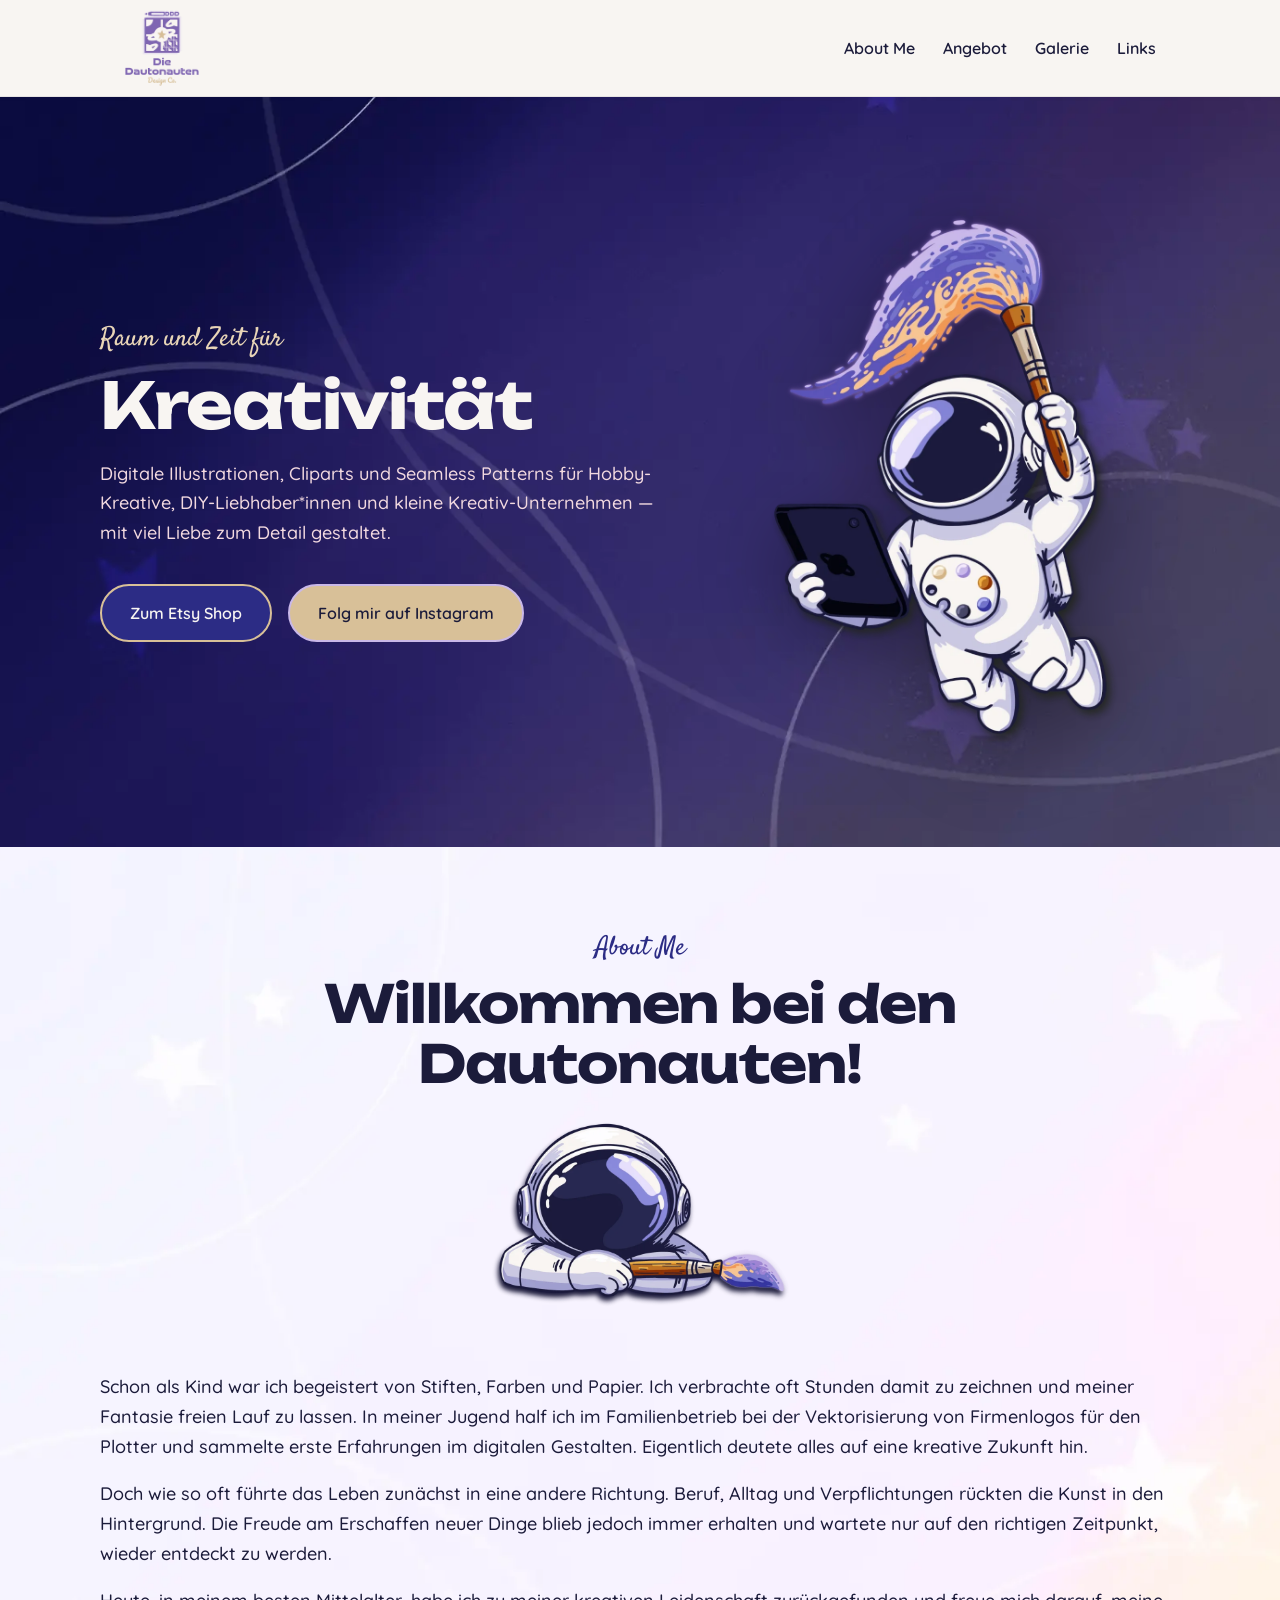
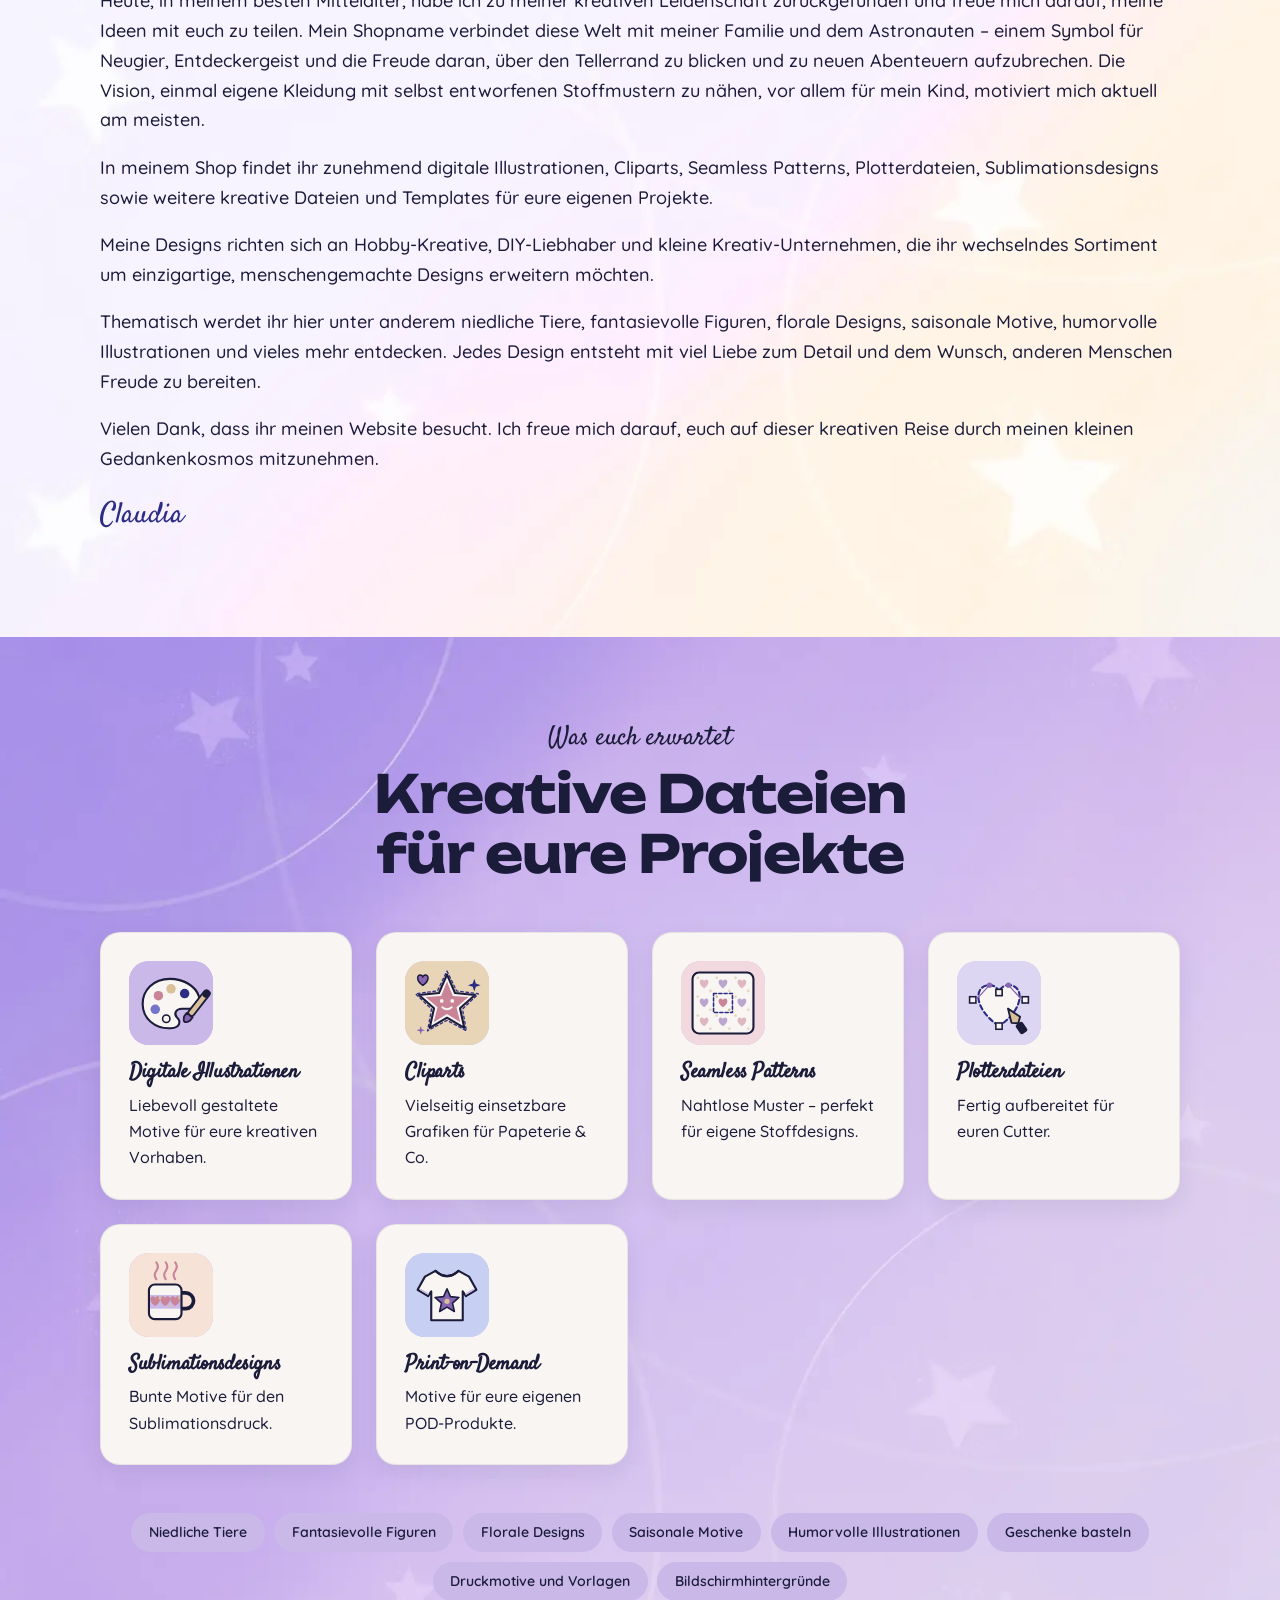
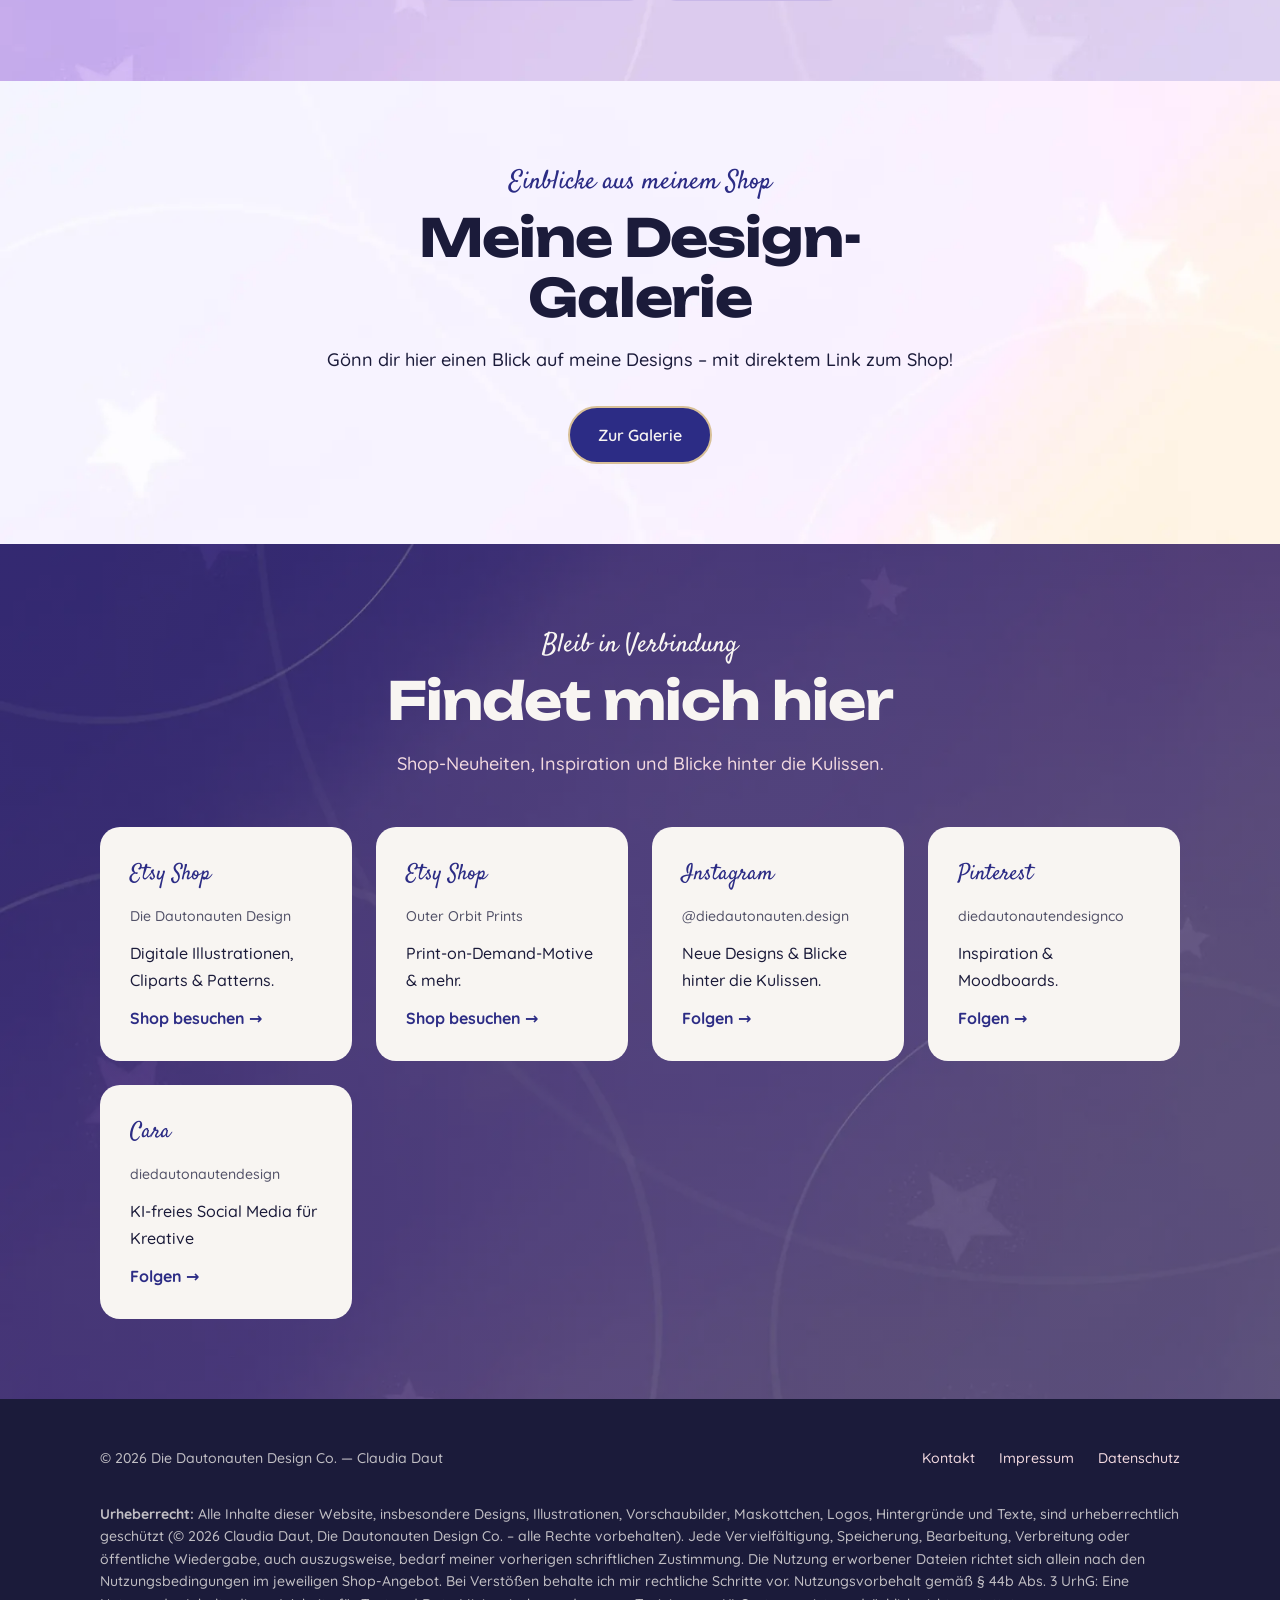
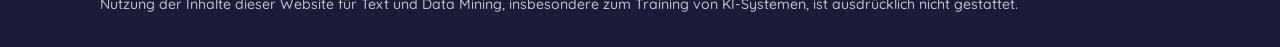
<file: index.html>
<!DOCTYPE html>
<html lang="de">
<head>
<meta charset="UTF-8" />
<meta name="viewport" content="width=device-width, initial-scale=1.0" />
<meta name="robots" content="index, follow, noai, noimageai" />
<title>Die Dautonauten Design Co. — Raum und Zeit für Kreativität</title>
<meta name="description" content="Digitale Illustrationen, Cliparts, Seamless Patterns und Plotterdateien für Hobby-Kreative, DIY-Liebhaberinnen und kleine Kreativ-Unternehmen." />

<link rel="canonical" href="https://www.diedautonautendesign.com/" />
<link rel="stylesheet" href="css/style.css" />
<noscript><link rel="stylesheet" href="css/nojs.css" /></noscript>
<script src="js/content.js"></script>

<!-- PLATZHALTER-FAVICON: ersetze durch dein echtes Favicon in assets/logos/ -->
<link rel="icon" href="data:image/svg+xml,%3Csvg xmlns='http://www.w3.org/2000/svg' viewBox='0 0 100 100'%3E%3Crect width='100' height='100' rx='18' fill='%231b1b3a'/%3E%3Ctext x='50' y='68' font-size='60' text-anchor='middle' fill='%23c9b8e8'%3E★%3C/text%3E%3C/svg%3E" />
</head>
<body>
<a class="skip-link" href="#inhalt">Zum Inhalt springen</a>

<header class="site-header">
  <div class="container">
    <a href="#" class="wordmark crop crop-logo">
      <img src="assets/logos/logo-primary.webp" alt="Die Dautonauten Design Co."/>
    </a>
    <button class="nav-toggle" type="button" aria-expanded="false" aria-controls="site-nav" aria-label="Menü öffnen"><span></span><span></span><span></span></button>
    <nav class="site-nav" id="site-nav" aria-label="Hauptnavigation">
      <a href="#about">About Me</a>
      <a href="#angebot">Angebot</a>
      <a href="galerie.html">Galerie</a>
      <a href="#links">Links</a>
    </nav>
  </div>
</header>

<main id="inhalt" tabindex="-1">

  <!-- HERO -->
  <section class="hero">
    <div class="container hero-grid">
      <div class="hero-copy">
        <span class="tagline-script" data-text="hero.tagline">Raum und Zeit für</span>
        <h1 data-text="hero.title">Kreativität</h1>
        <p class="text-body-lg" data-text="hero.text">
          Digitale Illustrationen, Cliparts und Patterns für Hobby-Kreative, DIY-Liebhaberinnen
          und kleine Kreativ-Unternehmen — mit viel Liebe zum Detail gestaltet.
        </p>
        <div class="button-row">
          <a class="cta-cta-style-1" href="https://diedautonautendesign.etsy.com" data-href="hero.shop_url" data-text="hero.shop_button" target="_blank" rel="noopener">Zum Etsy Shop</a>
          <a class="cta-cta-style-3" href="https://www.instagram.com/diedautonauten.design/" data-href="hero.instagram_url" data-text="hero.instagram_button" target="_blank" rel="noopener">Folg mir auf Instagram</a>
        </div>
      </div>
      <div class="hero-mascot">
        <div class="crop crop-comet">
          <img src="assets/logos/mascot-flying-comet.webp" alt="Der Dautonauten-Astronaut malt einen bunten Kometenschweif" />
        </div>
      </div>
    </div>
  </section>

  <!-- ABOUT ME -->
  <section class="about" id="about">
    <div class="container">
      <div class="about-intro">
        <span class="eyebrow" data-text="about.eyebrow">About Me</span>
        <h2 data-text="about.title">Willkommen bei den Dautonauten!</h2>
        <div class="about-mascot crop crop-resting">
          <img src="assets/logos/mascot-brush-rest.webp" alt="Der Dautonauten-Astronaut lehnt entspannt auf seinem Pinsel" />
        </div>
      </div>
      <div class="about-copy text-body-lg">
        <div data-paragraphs="about.body">
        <p>Schon als Kind war ich begeistert von Stiften, Farben und Papier. Ich verbrachte oft Stunden damit zu zeichnen und meiner Fantasie freien Lauf zu lassen. In meiner Jugend half ich im Familienbetrieb bei der Vektorisierung von Firmenlogos für den Plotter und sammelte erste Erfahrungen im digitalen Gestalten. Eigentlich deutete alles auf eine kreative Zukunft hin.</p>
        <p>Doch wie so oft führte das Leben zunächst in eine andere Richtung. Beruf, Alltag und Verpflichtungen rückten die Kunst in den Hintergrund. Die Freude am Erschaffen neuer Dinge blieb jedoch immer erhalten und wartete nur auf den richtigen Zeitpunkt, wieder entdeckt zu werden.</p>
        <p>Heute, in meinem besten Mittelalter, habe ich zu meiner kreativen Leidenschaft zurückgefunden und freue mich darauf, meine Ideen mit euch zu teilen. Mein Shopname verbindet diese Welt mit meiner Familie und dem Astronauten – einem Symbol für Neugier, Entdeckergeist und die Freude daran, über den Tellerrand zu blicken und zu neuen Abenteuern aufzubrechen. Die Vorstellung, eigene Kleidung mit selbst entworfenen Stoffmustern zu nähen, motiviert mich aktuell am meisten.</p>
        <p>In meinem Shop findet ihr digitale Illustrationen, Cliparts, Seamless Patterns, Plotterdateien, Sublimationsdesigns, Print-on-Demand-Motive sowie weitere kreative Dateien und Templates für eure eigenen Projekte. Meine Designs richten sich an Hobby-Kreative, DIY-Liebhaber und kleine Kreativ-Unternehmen.</p>
        <p>Thematisch werdet ihr hier unter anderem niedliche Tiere, fantasievolle Figuren, florale Designs, saisonale Motive, humorvolle Illustrationen und vieles mehr entdecken. Jedes Design entsteht mit viel Liebe zum Detail und dem Wunsch, anderen Menschen Freude zu bereiten.</p>
        <p>Vielen Dank, dass ihr meinen Shop besucht. Ich freue mich darauf, euch auf dieser kreativen Reise mitzunehmen.</p>
        </div>
        <p class="signature" data-text="about.signature">Claudia</p>
      </div>
      <div class="about-photos" data-photos="about.photos" hidden></div>
    </div>
  </section>

  <!-- ANGEBOT -->
  <section class="offerings" id="angebot">
    <div class="container">
      <div class="section-heading">
        <span class="eyebrow" data-text="offers.eyebrow">Was euch erwartet</span>
        <h2 data-text="offers.title">Kreative Dateien für eure Projekte</h2>
      </div>
      <div class="offer-grid" data-list="offers.items" data-list-render="offers">
        <div class="offer-card">
          <div class="icon"><img src="assets/tiles/illustrationen.svg" alt="" loading="lazy" /></div>
          <h3>Digitale Illustrationen</h3>
          <p>Liebevoll gestaltete Motive für eure kreativen Vorhaben.</p>
        </div>
        <div class="offer-card">
          <div class="icon"><img src="assets/tiles/cliparts.svg" alt="" loading="lazy" /></div>
          <h3>Cliparts</h3>
          <p>Vielseitig einsetzbare Grafiken für Papeterie & Co.</p>
        </div>
        <div class="offer-card">
          <div class="icon"><img src="assets/tiles/patterns.svg" alt="" loading="lazy" /></div>
          <h3>Seamless Patterns</h3>
          <p>Nahtlose Muster – perfekt für eigene Stoffdesigns.</p>
        </div>
        <div class="offer-card">
          <div class="icon"><img src="assets/tiles/plotterdateien.svg" alt="" loading="lazy" /></div>
          <h3>Plotterdateien</h3>
          <p>Fertig aufbereitet für euren Cutter.</p>
        </div>
        <div class="offer-card">
          <div class="icon"><img src="assets/tiles/sublimation.svg" alt="" loading="lazy" /></div>
          <h3>Sublimationsdesigns</h3>
          <p>Bunte Motive für den Sublimationsdruck.</p>
        </div>
        <div class="offer-card">
          <div class="icon"><img src="assets/tiles/print-on-demand.svg" alt="" loading="lazy" /></div>
          <h3>Print-on-Demand</h3>
          <p>Motive für eure eigenen POD-Produkte.</p>
        </div>
      </div>
      <div class="theme-tags" data-list="offers.tags" data-list-render="tags">
        <span>Niedliche Tiere</span>
        <span>Fantasievolle Figuren</span>
        <span>Florale Designs</span>
        <span>Saisonale Motive</span>
        <span>Humorvolle Illustrationen</span>
      </div>
    </div>
  </section>

  <!-- GALERIE-TEASER (die Galerie selbst liegt auf galerie.html und lädt erst dort) -->
  <section class="gallery-teaser" id="galerie-teaser">
    <div class="container">
      <span class="eyebrow" data-text="teaser.eyebrow">Aus meinem Shop</span>
      <h2 data-text="teaser.title">Galerie</h2>
      <p class="text-body-lg" data-text="teaser.text">Ein Blick auf meine Designs – mit direktem Link zum Shop.</p>
      <a class="cta-cta-style-1" href="galerie.html" data-text="teaser.button">Zur Galerie</a>
    </div>
  </section>

  <!-- LINKS -->
  <section class="links" id="links">
    <div class="container">
      <div class="section-heading">
        <span class="eyebrow" data-text="links.eyebrow">Bleib in Verbindung</span>
        <h2 data-text="links.title">Findet mich hier</h2>
        <p class="section-sub text-body-lg" data-text="links.text">Shop-Neuheiten, Inspiration und Blicke hinter die Kulissen.</p>
      </div>
      <div class="link-grid" data-list="links.cards" data-list-render="linkcards">
        <a class="link-card" href="https://diedautonautendesign.etsy.com" target="_blank" rel="noopener">
          <span class="platform">Etsy Shop</span>
          <span class="handle">Die Dautonauten Design</span>
          <p class="desc">Digitale Illustrationen, Cliparts & Patterns.</p>
          <span class="arrow">Shop besuchen →</span>
        </a>
        <a class="link-card" href="https://outerorbitprintsger.etsy.com" target="_blank" rel="noopener">
          <span class="platform">Etsy Shop</span>
          <span class="handle">Outer Orbit Prints</span>
          <p class="desc">Print-on-Demand-Motive & mehr.</p>
          <span class="arrow">Shop besuchen →</span>
        </a>
        <a class="link-card" href="https://www.instagram.com/diedautonauten.design/" target="_blank" rel="noopener">
          <span class="platform">Instagram</span>
          <span class="handle">@diedautonauten.design</span>
          <p class="desc">Neue Designs & Blicke hinter die Kulissen.</p>
          <span class="arrow">Folgen →</span>
        </a>
        <a class="link-card" href="https://de.pinterest.com/diedautonautendesignco/" target="_blank" rel="noopener">
          <span class="platform">Pinterest</span>
          <span class="handle">diedautonautendesignco</span>
          <p class="desc">Inspiration & Moodboards.</p>
          <span class="arrow">Folgen →</span>
        </a>
      </div>
    </div>
  </section>

</main>

<footer class="site-footer">
  <div class="container">
    <span class="footer-note" data-text="footer.note">© 2026 Die Dautonauten Design Co. — Claudia Daut</span>
    <div class="footer-links">
      <a href="mailto:hello@diedautonautendesign.com">Kontakt</a>
      <a href="impressum.html">Impressum</a>
      <a href="datenschutz.html">Datenschutz</a>
    </div>
    <p class="footer-copyright"><strong data-text="footer.copyright_label">Urheberrecht:</strong> <span data-text="footer.copyright_text">Alle Inhalte dieser Website, insbesondere Designs, Illustrationen, Vorschaubilder, Maskottchen, Logos, Hintergründe und Texte, sind urheberrechtlich geschützt (© 2026 Claudia Daut, Die Dautonauten Design Co. – alle Rechte vorbehalten). Jede Vervielfältigung, Speicherung, Bearbeitung, Verbreitung oder öffentliche Wiedergabe, auch auszugsweise, bedarf meiner vorherigen schriftlichen Zustimmung. Die Nutzung erworbener Dateien richtet sich allein nach den Nutzungsbedingungen im jeweiligen Shop-Angebot. Bei Verstößen behalte ich mir rechtliche Schritte vor. Nutzungsvorbehalt gemäß § 44b Abs. 3 UrhG: Eine Nutzung der Inhalte dieser Website für Text und Data Mining, insbesondere zum Training von KI-Systemen, ist ausdrücklich nicht gestattet.</span></p>
  </div>
</footer>

<script src="js/nav.js" defer></script>
<script src="js/protect.js" defer></script>
</body>
</html>
</file>
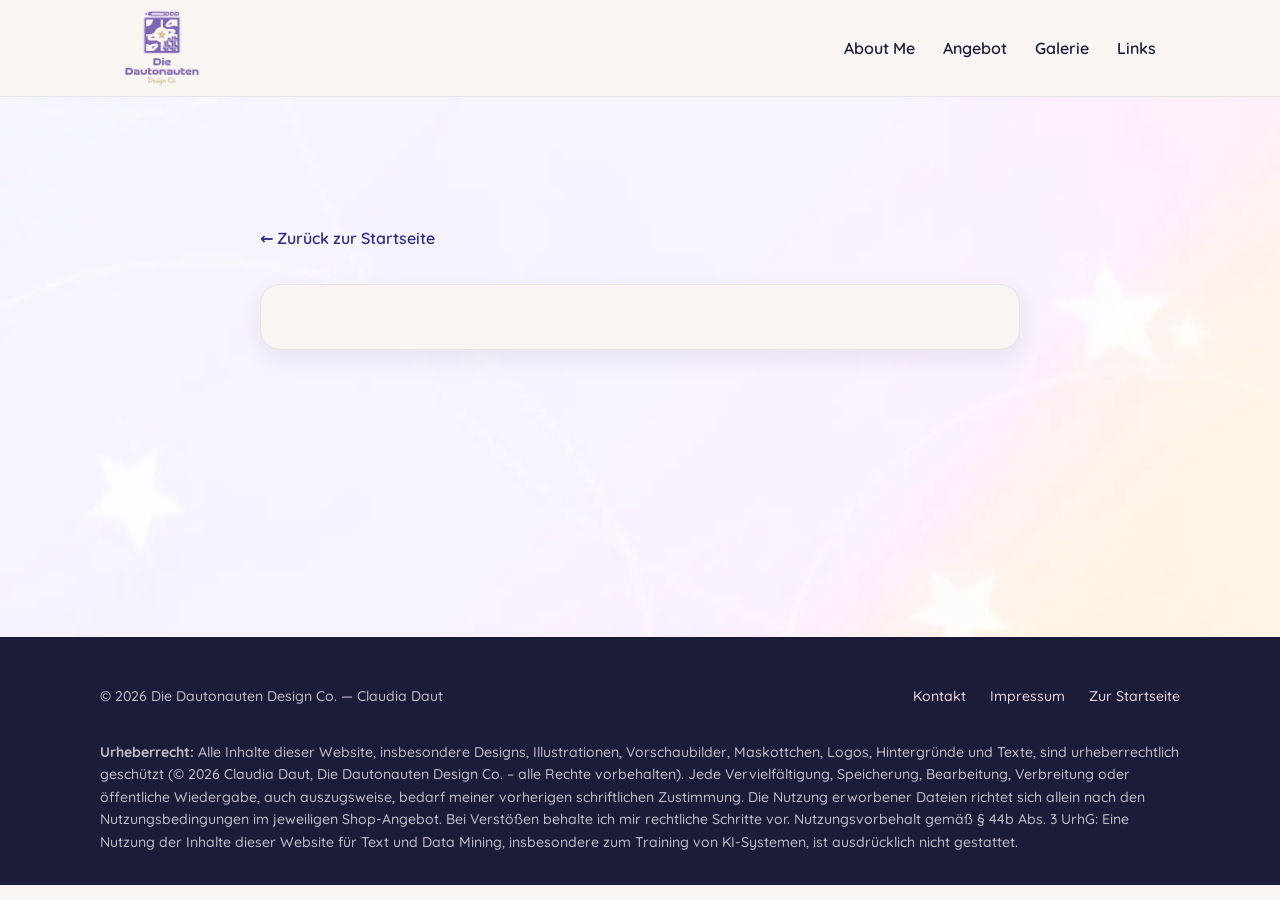
<file: datenschutz.html>
<!DOCTYPE html>
<html lang="de">
<head>
<meta charset="UTF-8" />
<meta name="viewport" content="width=device-width, initial-scale=1.0" />
<meta name="robots" content="index, follow, noai, noimageai" />
<title>Datenschutzerklärung — Die Dautonauten Design Co.</title>

<link rel="canonical" href="https://www.diedautonautendesign.com/datenschutz" />
<link rel="stylesheet" href="css/style.css" />
<noscript><link rel="stylesheet" href="css/nojs.css" /></noscript>
<script src="js/content.js"></script>
<link rel="icon" href="data:image/svg+xml,%3Csvg xmlns='http://www.w3.org/2000/svg' viewBox='0 0 100 100'%3E%3Crect width='100' height='100' rx='18' fill='%231b1b3a'/%3E%3Ctext x='50' y='68' font-size='60' text-anchor='middle' fill='%23c9b8e8'%3E★%3C/text%3E%3C/svg%3E" />
</head>
<body>
<a class="skip-link" href="#inhalt">Zum Inhalt springen</a>

<header class="site-header">
  <div class="container">
    <a href="index.html" class="wordmark crop crop-logo">
      <img src="assets/logos/logo-primary.webp" alt="Die Dautonauten Design Co."/>
    </a>
    <button class="nav-toggle" type="button" aria-expanded="false" aria-controls="site-nav" aria-label="Menü öffnen"><span></span><span></span><span></span></button>
    <nav class="site-nav" id="site-nav" aria-label="Hauptnavigation">
      <a href="index.html#about">About Me</a>
      <a href="index.html#angebot">Angebot</a>
      <a href="galerie.html">Galerie</a>
      <a href="index.html#links">Links</a>
    </nav>
  </div>
</header>

<main id="inhalt" tabindex="-1" class="legal-page">
  <div class="container">
    <a class="back-link" href="index.html">← Zurück zur Startseite</a>

    <div class="legal-card">
      <div class="legal-content">
        <div class="itrk-legaltext" data-itrk-legaltext-url="https://itrk.legal/1zqB.8V.18B9-informal-iframe.html"></div>
        <noscript>
          <h1>Datenschutzerklärung</h1>
          <p>Bitte aktiviere JavaScript, um die Datenschutzerklärung hier anzuzeigen, oder rufe sie direkt auf: <a href="https://itrk.legal/1zqB.8V.18B9-informal-iframe.html">Datenschutzerklärung öffnen</a>.</p>
        </noscript>
      </div>
    </div>
  </div>
</main>

<footer class="site-footer">
  <div class="container">
    <span class="footer-note" data-text="footer.note">© 2026 Die Dautonauten Design Co. — Claudia Daut</span>
    <div class="footer-links">
      <a href="mailto:hello@diedautonautendesign.com">Kontakt</a>
      <a href="impressum.html">Impressum</a>
      <a href="index.html">Zur Startseite</a>
    </div>
    <p class="footer-copyright"><strong data-text="footer.copyright_label">Urheberrecht:</strong> <span data-text="footer.copyright_text">Alle Inhalte dieser Website, insbesondere Designs, Illustrationen, Vorschaubilder, Maskottchen, Logos, Hintergründe und Texte, sind urheberrechtlich geschützt (© 2026 Claudia Daut, Die Dautonauten Design Co. – alle Rechte vorbehalten). Jede Vervielfältigung, Speicherung, Bearbeitung, Verbreitung oder öffentliche Wiedergabe, auch auszugsweise, bedarf meiner vorherigen schriftlichen Zustimmung. Die Nutzung erworbener Dateien richtet sich allein nach den Nutzungsbedingungen im jeweiligen Shop-Angebot. Bei Verstößen behalte ich mir rechtliche Schritte vor. Nutzungsvorbehalt gemäß § 44b Abs. 3 UrhG: Eine Nutzung der Inhalte dieser Website für Text und Data Mining, insbesondere zum Training von KI-Systemen, ist ausdrücklich nicht gestattet.</span></p>
  </div>
</footer>

<script src="https://www.it-recht-kanzlei.de/js/itrk-legaltext.js"></script>
<script src="js/nav.js" defer></script>
<script src="js/protect.js" defer></script>
</body>
</html>
</file>
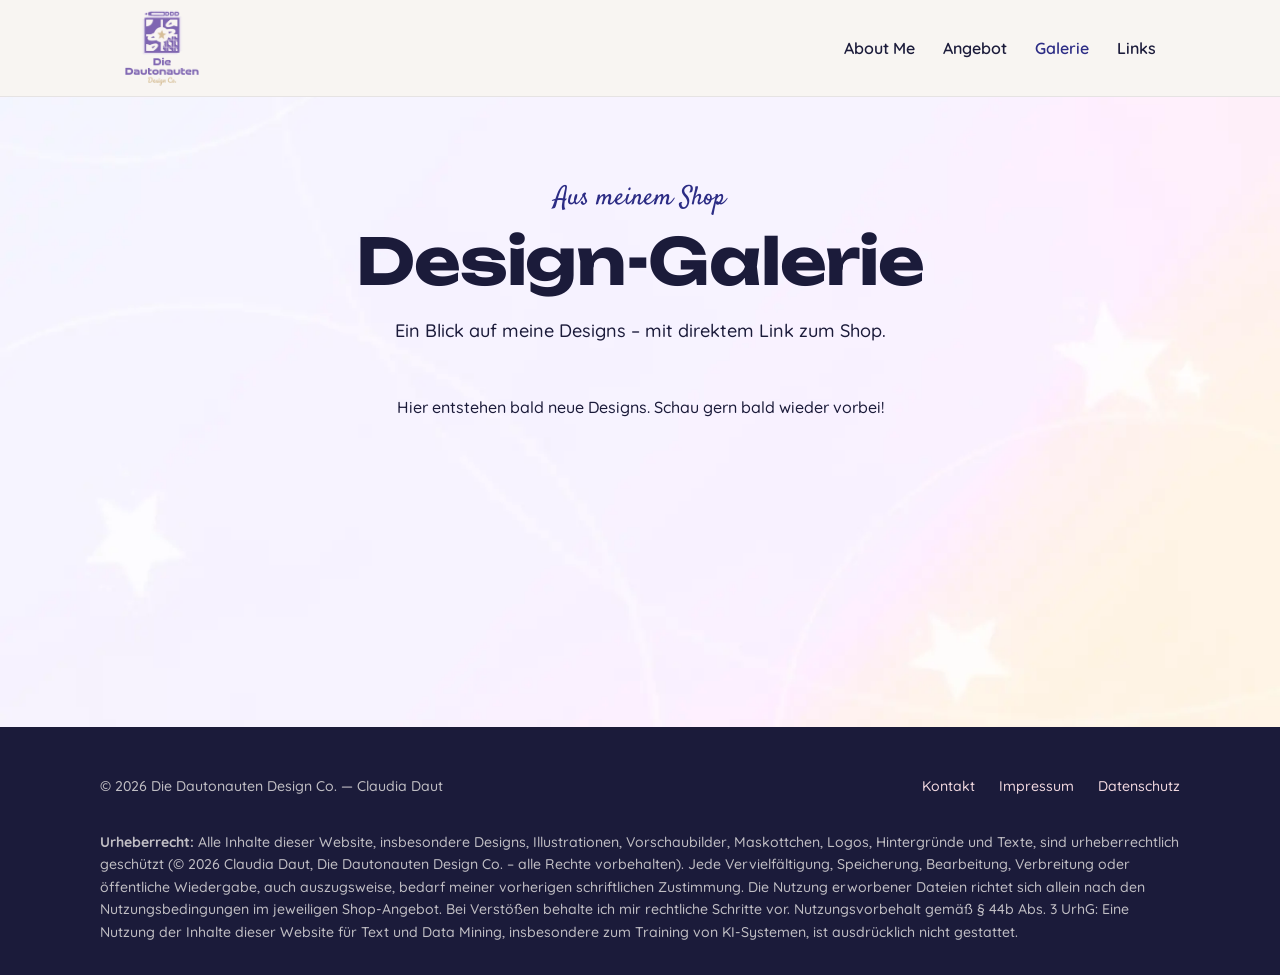
<file: galerie.html>
<!DOCTYPE html>
<html lang="de">
<head>
<meta charset="UTF-8" />
<meta name="viewport" content="width=device-width, initial-scale=1.0" />
<meta name="robots" content="index, follow, noai, noimageai" />
<title>Galerie — Die Dautonauten Design Co.</title>
<meta name="description" content="Ein Blick auf die Designs von Die Dautonauten Design Co. – mit direktem Link zum Etsy-Shop." />

<link rel="canonical" href="https://www.diedautonautendesign.com/galerie" />
<link rel="stylesheet" href="css/style.css" />
<noscript><link rel="stylesheet" href="css/nojs.css" /></noscript>
<script src="js/content.js"></script>
<link rel="icon" href="data:image/svg+xml,%3Csvg xmlns='http://www.w3.org/2000/svg' viewBox='0 0 100 100'%3E%3Crect width='100' height='100' rx='18' fill='%231b1b3a'/%3E%3Ctext x='50' y='68' font-size='60' text-anchor='middle' fill='%23c9b8e8'%3E★%3C/text%3E%3C/svg%3E" />
</head>
<body>
<a class="skip-link" href="#inhalt">Zum Inhalt springen</a>

<header class="site-header">
  <div class="container">
    <a href="index.html" class="wordmark crop crop-logo">
      <img src="assets/logos/logo-primary.webp" alt="Die Dautonauten Design Co."/>
    </a>
    <button class="nav-toggle" type="button" aria-expanded="false" aria-controls="site-nav" aria-label="Menü öffnen"><span></span><span></span><span></span></button>
    <nav class="site-nav" id="site-nav" aria-label="Hauptnavigation">
      <a href="index.html#about">About Me</a>
      <a href="index.html#angebot">Angebot</a>
      <a href="galerie.html" aria-current="page">Galerie</a>
      <a href="index.html#links">Links</a>
    </nav>
  </div>
</header>

<main id="inhalt" tabindex="-1">
  <section class="gallery gallery-page">
    <div class="container">
      <div class="section-heading">
        <span class="eyebrow" data-text="gallery-page.eyebrow">Aus meinem Shop</span>
        <h1 data-text="gallery-page.title">Galerie</h1>
        <p class="text-body-lg" data-text="gallery-page.text">Ein Blick auf meine Designs – mit direktem Link zum Shop.</p>
      </div>
      <div class="gallery-toolbar" id="gallery-toolbar" hidden>
        <label for="gallery-sort">Sortieren nach</label>
        <select id="gallery-sort">
          <option value="standard">Empfohlene Reihenfolge</option>
          <option value="newest">Neueste zuerst</option>
          <option value="oldest">Älteste zuerst</option>
          <option value="title-asc">Titel A–Z</option>
          <option value="title-desc">Titel Z–A</option>
          <option value="shop">Shop A–Z</option>
        </select>
      </div>
      <div class="gallery-grid" id="gallery-grid" aria-live="polite">
        <noscript><p class="gallery-empty">Bitte aktiviere JavaScript, um die Galerie zu sehen. Alle Designs findest du auch direkt in meinem <a href="https://diedautonautendesign.etsy.com">Etsy Shop</a>.</p></noscript>
      </div>
    </div>
  </section>
</main>

<footer class="site-footer">
  <div class="container">
    <span class="footer-note" data-text="footer.note">© 2026 Die Dautonauten Design Co. — Claudia Daut</span>
    <div class="footer-links">
      <a href="mailto:hello@diedautonautendesign.com">Kontakt</a>
      <a href="impressum.html">Impressum</a>
      <a href="datenschutz.html">Datenschutz</a>
    </div>
    <p class="footer-copyright"><strong data-text="footer.copyright_label">Urheberrecht:</strong> <span data-text="footer.copyright_text">Alle Inhalte dieser Website, insbesondere Designs, Illustrationen, Vorschaubilder, Maskottchen, Logos, Hintergründe und Texte, sind urheberrechtlich geschützt (© 2026 Claudia Daut, Die Dautonauten Design Co. – alle Rechte vorbehalten). Jede Vervielfältigung, Speicherung, Bearbeitung, Verbreitung oder öffentliche Wiedergabe, auch auszugsweise, bedarf meiner vorherigen schriftlichen Zustimmung. Die Nutzung erworbener Dateien richtet sich allein nach den Nutzungsbedingungen im jeweiligen Shop-Angebot. Bei Verstößen behalte ich mir rechtliche Schritte vor. Nutzungsvorbehalt gemäß § 44b Abs. 3 UrhG: Eine Nutzung der Inhalte dieser Website für Text und Data Mining, insbesondere zum Training von KI-Systemen, ist ausdrücklich nicht gestattet.</span></p>
  </div>
</footer>

<script src="js/gallery.js" defer></script>
<script src="js/nav.js" defer></script>
<script src="js/protect.js" defer></script>
</body>
</html>
</file>
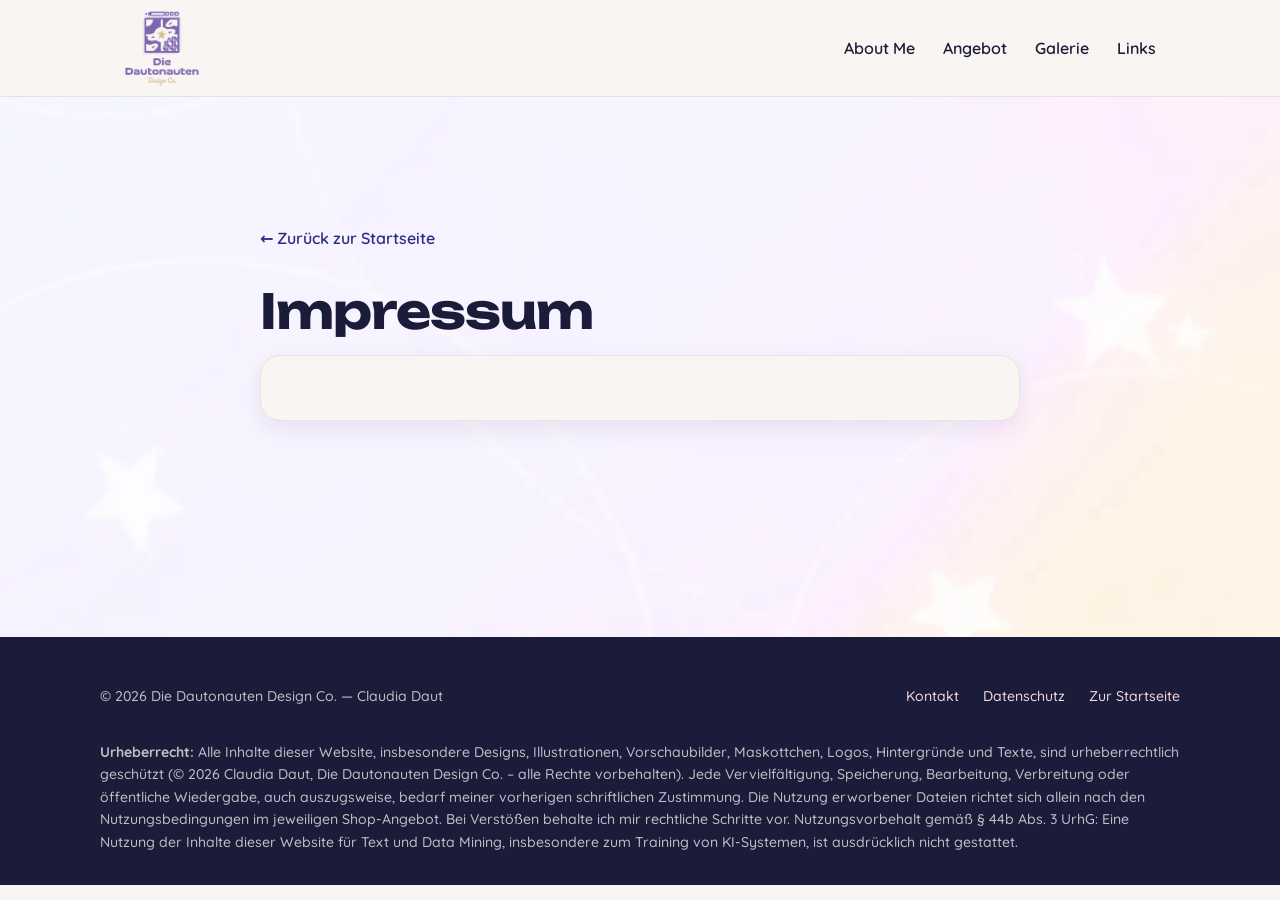
<file: impressum.html>
<!DOCTYPE html>
<html lang="de">
<head>
<meta charset="UTF-8" />
<meta name="viewport" content="width=device-width, initial-scale=1.0" />
<meta name="robots" content="index, follow, noai, noimageai" />
<title>Impressum — Die Dautonauten Design Co.</title>

<link rel="canonical" href="https://www.diedautonautendesign.com/impressum" />
<link rel="stylesheet" href="css/style.css" />
<noscript><link rel="stylesheet" href="css/nojs.css" /></noscript>
<script src="js/content.js"></script>
<link rel="icon" href="data:image/svg+xml,%3Csvg xmlns='http://www.w3.org/2000/svg' viewBox='0 0 100 100'%3E%3Crect width='100' height='100' rx='18' fill='%231b1b3a'/%3E%3Ctext x='50' y='68' font-size='60' text-anchor='middle' fill='%23c9b8e8'%3E★%3C/text%3E%3C/svg%3E" />
</head>
<body>
<a class="skip-link" href="#inhalt">Zum Inhalt springen</a>

<header class="site-header">
  <div class="container">
    <a href="index.html" class="wordmark crop crop-logo">
      <img src="assets/logos/logo-primary.webp" alt="Die Dautonauten Design Co."/>
    </a>
    <button class="nav-toggle" type="button" aria-expanded="false" aria-controls="site-nav" aria-label="Menü öffnen"><span></span><span></span><span></span></button>
    <nav class="site-nav" id="site-nav" aria-label="Hauptnavigation">
      <a href="index.html#about">About Me</a>
      <a href="index.html#angebot">Angebot</a>
      <a href="galerie.html">Galerie</a>
      <a href="index.html#links">Links</a>
    </nav>
  </div>
</header>

<main id="inhalt" tabindex="-1" class="legal-page">
  <div class="container">
    <a class="back-link" href="index.html">← Zurück zur Startseite</a>
    <h1>Impressum</h1>

    <div class="legal-card">
      <div class="legal-content">
        <div class="itrk-legaltext" data-itrk-legaltext-url="https://itrk.legal/1zqB.0.18B9-de-iframe.html"></div>
        <noscript>
          <p>Claudia Daut<br />Borsigallee 11<br />53125 Bonn<br />Deutschland</p>
          <p>Tel.: +49 228 97666578<br />E-Mail: hello@diedautonautendesign.com</p>
          <p>Umsatzsteuerbefreit (Kleinunternehmerregelung)</p>
          <p>Verantwortliche/r i.S.d. § 18 Abs. 2 MStV: Claudia Daut, Borsigallee 11, 53125 Bonn</p>
          <p>Zuständige Aufsichtsbehörde für das Angebot audiovisueller Mediendienste: Landesanstalt für Medien NRW, Zollhof 2, 40221 Düsseldorf, Deutschland</p>
          <p>Wir sind zur Teilnahme an einem Streitbeilegungsverfahren vor einer Verbraucherschlichtungsstelle weder verpflichtet noch bereit.</p>
        </noscript>
      </div>
    </div>
  </div>
</main>

<footer class="site-footer">
  <div class="container">
    <span class="footer-note" data-text="footer.note">© 2026 Die Dautonauten Design Co. — Claudia Daut</span>
    <div class="footer-links">
      <a href="mailto:hello@diedautonautendesign.com">Kontakt</a>
      <a href="datenschutz.html">Datenschutz</a>
      <a href="index.html">Zur Startseite</a>
    </div>
    <p class="footer-copyright"><strong data-text="footer.copyright_label">Urheberrecht:</strong> <span data-text="footer.copyright_text">Alle Inhalte dieser Website, insbesondere Designs, Illustrationen, Vorschaubilder, Maskottchen, Logos, Hintergründe und Texte, sind urheberrechtlich geschützt (© 2026 Claudia Daut, Die Dautonauten Design Co. – alle Rechte vorbehalten). Jede Vervielfältigung, Speicherung, Bearbeitung, Verbreitung oder öffentliche Wiedergabe, auch auszugsweise, bedarf meiner vorherigen schriftlichen Zustimmung. Die Nutzung erworbener Dateien richtet sich allein nach den Nutzungsbedingungen im jeweiligen Shop-Angebot. Bei Verstößen behalte ich mir rechtliche Schritte vor. Nutzungsvorbehalt gemäß § 44b Abs. 3 UrhG: Eine Nutzung der Inhalte dieser Website für Text und Data Mining, insbesondere zum Training von KI-Systemen, ist ausdrücklich nicht gestattet.</span></p>
  </div>
</footer>

<script src="https://www.it-recht-kanzlei.de/js/itrk-legaltext.js"></script>
<script src="js/nav.js" defer></script>
<script src="js/protect.js" defer></script>
</body>
</html>
</file>
<file: css/style.css>
/* ============================================
   Schriften (lokal gehostet, kein Google-Abruf)
   ============================================ */
@font-face {
  font-family: "Unbounded";
  src: url("../assets/fonts/unbounded-latin.woff2") format("woff2");
  font-weight: 200 900;
  font-style: normal;
  font-display: swap;
}
@font-face {
  font-family: "Quicksand";
  src: url("../assets/fonts/quicksand-latin.woff2") format("woff2");
  font-weight: 300 700;
  font-style: normal;
  font-display: swap;
}
@font-face {
  font-family: "Satisfy";
  src: url("../assets/fonts/satisfy-latin.woff2") format("woff2");
  font-weight: 400;
  font-style: normal;
  font-display: swap;
}

/* ============================================
   Die Dautonauten Design Co. — Design Tokens
   ============================================ */
:root {
  --color-lilac: #c9b8e8;
  --color-indigo-deep: #2c2c85;
  --color-purple: #8865b2;
  --color-sand: #e8d5b7;
  --color-indigo: #4f4fac;
  --color-periwinkle: #7474ca;
  --color-rose: #c98498;
  --color-gold: #d8c098;
  --color-blush: #f2d9e0;
  --color-paper: #f8f5f2;
  --color-midnight: #1b1b3a;
  --color-slate: #464665;

  /* Good Timing hat keine Web-Lizenz; hier einsetzen, sobald eine vorliegt */
  --type-h1-font-family: "Unbounded", system-ui, sans-serif;
  --type-h1-font-size: 4.00rem;
  --type-h1-font-weight: 700;
  --type-h1-line-height: 1.15;
  --type-h1-letter-spacing: -0.02em;

  --type-h2-font-family: "Unbounded", system-ui, sans-serif;
  --type-h2-font-size: 3.27rem;
  --type-h2-font-weight: 700;
  --type-h2-line-height: 1.15;
  --type-h2-letter-spacing: -0.02em;

  --type-h3-font-family: "Unbounded", system-ui, sans-serif;
  --type-h3-font-size: 2.55rem;
  --type-h3-font-weight: 700;
  --type-h3-line-height: 1.15;
  --type-h3-letter-spacing: -0.02em;

  --type-h4-font-family: "Satisfy", cursive, system-ui, sans-serif;
  --type-h4-font-size: 2.00rem;
  --type-h4-font-weight: 400;
  --type-h4-line-height: 1.3;

  --type-h5-font-family: "Satisfy", cursive, system-ui, sans-serif;
  --type-h5-font-size: 1.64rem;
  --type-h5-font-weight: 400;
  --type-h5-line-height: 1.3;

  --type-h6-font-family: "Satisfy", cursive, system-ui, sans-serif;
  --type-h6-font-size: 1.45rem;
  --type-h6-font-weight: 400;
  --type-h6-line-height: 1.3;

  --type-body-lg-font-family: "Quicksand", system-ui, sans-serif;
  --type-body-lg-font-size: 1.13rem;
  --type-body-lg-font-weight: 500;
  --type-body-lg-line-height: 1.65;

  --type-body-font-family: "Quicksand", system-ui, sans-serif;
  --type-body-font-size: 1.00rem;
  --type-body-font-weight: 500;
  --type-body-line-height: 1.65;

  --type-body-sm-font-family: "Quicksand", system-ui, sans-serif;
  --type-body-sm-font-size: 0.88rem;
  --type-body-sm-font-weight: 500;
  --type-body-sm-line-height: 1.65;

  --header-h: 6.1rem;
  --section-pad: 5rem;
}

/* ============================================
   Reset & Base
   ============================================ */
*, *::before, *::after { box-sizing: border-box; }
html { scroll-behavior: smooth; scroll-padding-top: calc(var(--header-h) - var(--section-pad) + 1.5rem); }

/* Texte aus dem Redaktionsbereich: kurz verbergen, bis sie geladen sind (kein Aufblitzen alter Texte) */
html.texts-pending [data-text],
html.texts-pending [data-paragraphs],
html.texts-pending [data-list] { visibility: hidden; }

/* Zuschnitt der 2000×2000-Bilder auf den sichtbaren Bereich (Werte in Pixeln des Originals) */
.crop {
  position: relative;
  overflow: hidden;
  aspect-ratio: var(--cw) / var(--ch);
}
.crop > img {
  position: absolute;
  max-width: none;
  height: auto;
  width: calc(2000 / var(--cw) * 100%);
  left: calc(var(--cx) / var(--cw) * -100%);
  top: calc(var(--cy) / var(--ch) * -100%);
}
/* Hintergrundbilder liegen auf einer nicht anklickbaren Ebene hinter dem Inhalt.
   So bietet der Browser dafür weder "Hintergrundbild anzeigen" noch "Bild öffnen" an. */
.hero, .about, .offerings, .gallery, .gallery-teaser, .links, .legal-page {
  position: relative;
  isolation: isolate;
}
.hero::before, .about::before, .offerings::before, .gallery::before,
.gallery-teaser::before, .links::before, .legal-page::before {
  content: "";
  position: absolute;
  inset: 0;
  z-index: -1;
  pointer-events: none;
  background-position: center;
  background-size: cover;
  background-repeat: no-repeat;
}
.hero::before { background-image: url("../assets/backgrounds/bg-night.webp"); }
.about::before, .gallery::before, .gallery-teaser::before, .legal-page::before { background-image: url("../assets/backgrounds/bg-mist.webp"); }
.offerings::before { background-image: url("../assets/backgrounds/bg-lilac.webp"); }
.links::before {
  background-image:
    linear-gradient(rgba(27, 27, 58, 0.55), rgba(27, 27, 58, 0.55)),
    url("../assets/backgrounds/bg-violet.webp");
}

.crop-logo   { --cx: 426; --cy: 428; --cw: 1146; --ch: 1164; }
.crop-comet  { --cx: 470; --cy: 200; --cw: 1110; --ch: 1670; }
.crop-resting { --cx: 90; --cy: 450; --cw: 1752; --ch: 1106; }
body {
  margin: 0;
  background: var(--color-paper);
  color: var(--color-midnight);
  font-family: var(--type-body-font-family);
  font-size: var(--type-body-font-size);
  font-weight: var(--type-body-font-weight);
  line-height: var(--type-body-line-height);
  overflow-x: hidden;
}
img {
  max-width: 100%;
  display: block;
  -webkit-user-drag: none;
  -webkit-touch-callout: none;
  user-select: none;
}
.crop img,
.gallery-slide img { pointer-events: none; }
a { color: inherit; }
section { padding: var(--section-pad) 1.5rem; }
.container {
  max-width: 1080px;
  margin: 0 auto;
}

h1, h2, h3 {
  font-family: var(--type-h2-font-family);
  font-weight: var(--type-h2-font-weight);
  line-height: var(--type-h2-line-height);
  letter-spacing: var(--type-h2-letter-spacing);
  margin: 0 0 1rem;
}
h1 { font-size: clamp(2.4rem, 6vw, var(--type-h1-font-size)); }
h2 { font-size: clamp(2rem, 5vw, var(--type-h2-font-size)); }
h3 { font-size: clamp(1.6rem, 4vw, var(--type-h3-font-size)); }

.text-h4, .script {
  font-family: var(--type-h4-font-family);
  font-weight: var(--type-h4-font-weight);
  line-height: var(--type-h4-line-height);
}

.eyebrow {
  font-family: var(--type-h5-font-family);
  font-size: var(--type-h5-font-size);
  color: var(--color-indigo-deep);
  display: block;
  margin-bottom: 0.25rem;
}
.offerings .eyebrow { color: var(--color-midnight); }

.text-body-lg {
  font-family: var(--type-body-lg-font-family);
  font-size: var(--type-body-lg-font-size);
  font-weight: var(--type-body-lg-font-weight);
  line-height: var(--type-body-lg-line-height);
}

.text-body-sm {
  font-family: var(--type-body-sm-font-family);
  font-size: var(--type-body-sm-font-size);
  font-weight: var(--type-body-sm-font-weight);
  line-height: var(--type-body-sm-line-height);
}

/* ============================================
   Buttons (brand CTA styles)
   ============================================ */
.cta-cta-style-1,
.cta-cta-style-2,
.cta-cta-style-3 {
  font-family: var(--type-body-font-family);
  font-size: 1rem;
  font-weight: 600;
  line-height: 1.65;
  border-radius: 9999px;
  padding: 0.85rem 1.75rem;
  text-decoration: none;
  cursor: pointer;
  transition: background-color 0.2s, color 0.2s, border-color 0.2s;
  display: inline-block;
  border: 2px solid transparent;
}
.cta-cta-style-1 {
  color: var(--color-paper);
  background-color: var(--color-indigo-deep);
  border-color: var(--color-gold);
}
.cta-cta-style-1:hover {
  color: var(--color-midnight);
  background-color: var(--color-gold);
  border-color: var(--color-gold);
}
.cta-cta-style-2 {
  color: var(--color-paper);
  background-color: var(--color-midnight);
  border-color: var(--color-lilac);
}
.cta-cta-style-2:hover {
  color: var(--color-midnight);
  background-color: var(--color-lilac);
  border-color: var(--color-indigo-deep);
}
.cta-cta-style-3 {
  color: var(--color-midnight);
  background-color: var(--color-gold);
  border-color: var(--color-lilac);
}
.cta-cta-style-3:hover {
  color: var(--color-paper);
  background-color: var(--color-indigo-deep);
  border-color: var(--color-indigo-deep);
}
.button-row {
  display: flex;
  flex-wrap: wrap;
  gap: 1rem;
  align-items: center;
}

/* ============================================
   Header / Nav
   ============================================ */
.site-header {
  position: sticky;
  top: 0;
  z-index: 50;
  background: rgba(248, 245, 242, 0.92);
  backdrop-filter: blur(6px);
  border-bottom: 1px solid rgba(27, 27, 58, 0.08);
}
.site-header .container {
  display: flex;
  align-items: center;
  justify-content: space-between;
  padding: 0.6rem 1.5rem;
}
.wordmark {
  display: block;
  width: 76px;
  text-decoration: none;
}
.site-nav {
  display: flex;
  gap: 1.75rem;
  font-family: var(--type-body-font-family);
  font-weight: 600;
}
.site-nav a {
  text-decoration: none;
  color: var(--color-midnight);
  position: relative;
}
.site-nav a:hover { color: var(--color-indigo-deep); }
.site-nav a[aria-current="page"] { color: var(--color-indigo-deep); }

.nav-toggle {
  display: none;
  width: 2.75rem;
  height: 2.75rem;
  padding: 0;
  border: 2px solid var(--color-lilac);
  border-radius: 50%;
  background: var(--color-paper);
  cursor: pointer;
  flex-direction: column;
  align-items: center;
  justify-content: center;
  gap: 5px;
}
.nav-toggle span {
  display: block;
  width: 1.2rem;
  height: 2px;
  border-radius: 2px;
  background: var(--color-midnight);
  transition: transform 0.2s, opacity 0.2s;
}
.nav-toggle[aria-expanded="true"] span:nth-child(1) { transform: translateY(7px) rotate(45deg); }
.nav-toggle[aria-expanded="true"] span:nth-child(2) { opacity: 0; }
.nav-toggle[aria-expanded="true"] span:nth-child(3) { transform: translateY(-7px) rotate(-45deg); }
.nav-toggle:focus-visible { outline: 3px solid var(--color-indigo-deep); outline-offset: 2px; }

/* ============================================
   Hero
   ============================================ */
.hero {
  position: relative;
  background-color: var(--color-midnight);
  color: var(--color-paper);
  padding: 7rem 1.5rem 6rem;
  overflow: hidden;
}
.hero .container {
  position: relative;
  z-index: 1;
  max-width: 1080px;
}
.hero-grid {
  display: grid;
  grid-template-columns: 1fr;
  align-items: center;
  gap: 2rem;
  text-align: center;
}
.hero h1 { color: var(--color-paper); }
.hero .tagline-script {
  font-family: var(--type-h4-font-family);
  color: var(--color-sand);
  font-size: 1.6rem;
  display: block;
  margin-bottom: 0.5rem;
}
.hero p {
  color: var(--color-blush);
  max-width: 560px;
  margin: 0 auto 2.25rem;
}
.hero .button-row { justify-content: center; }
.hero-mascot {
  display: flex;
  justify-content: center;
}
.hero-mascot .crop {
  width: min(100%, 300px);
  transform: scaleX(-1);
  filter: drop-shadow(0 20px 40px rgba(0,0,0,0.35));
}

@media (min-width: 860px) {
  .hero-grid {
    grid-template-columns: 1.1fr 0.9fr;
    text-align: left;
  }
  .hero p { margin: 0 0 2.25rem; }
  .hero .button-row { justify-content: flex-start; }
  .hero-mascot .crop { width: min(100%, 360px); }
}

/* ============================================
   About
   ============================================ */
.about {
  background-color: var(--color-paper);
}
.about .container {
  display: grid;
  grid-template-columns: 1fr;
  gap: 2rem;
}
.about-copy p { margin: 0 0 1.1rem; }
.about-photos {
  display: flex;
  flex-wrap: wrap;
  justify-content: center;
  gap: 1.25rem;
  margin-top: 1.5rem;
}
.about-photos[hidden] { display: none; }
.about-photo {
  flex: 1 1 200px;
  max-width: 320px;
  margin: 0;
}
.about-photo img {
  width: 100%;
  aspect-ratio: 4 / 5;
  object-fit: cover;
  border-radius: 20px;
  border: 1px solid rgba(27, 27, 58, 0.08);
  box-shadow: 0 8px 24px rgba(27, 27, 58, 0.12);
  background: var(--color-lilac);
}
.about-photo figcaption {
  margin-top: 0.6rem;
  font-size: var(--type-body-sm-font-size);
  line-height: 1.5;
  text-align: center;
  color: var(--color-slate);
}
.signature {
  font-family: var(--type-h4-font-family);
  font-size: 1.8rem;
  color: var(--color-indigo-deep);
  margin-top: 1.5rem;
}
.about-intro {
  text-align: center;
  max-width: 640px;
  margin: 0 auto 2rem;
}
.about-mascot {
  width: min(100%, 300px);
  margin: 1.5rem auto 0;
}

/* ============================================
   Offerings
   ============================================ */
.offerings {
  background-color: var(--color-lilac);
}
.offerings .section-heading {
  text-align: center;
  max-width: 640px;
  margin: 0 auto 3rem;
}
.offer-grid {
  display: grid;
  grid-template-columns: repeat(auto-fit, minmax(220px, 1fr));
  gap: 1.5rem;
}
.offer-card {
  background: var(--color-paper);
  border-radius: 20px;
  padding: 1.75rem;
  border: 1px solid rgba(27, 27, 58, 0.08);
  box-shadow: 0 8px 24px rgba(27, 27, 58, 0.08);
}
.offer-card .icon {
  width: 84px;
  height: 84px;
  border-radius: 20px;
  background: var(--color-lilac);
  overflow: hidden;
  margin-bottom: 1rem;
}
.offer-card .icon img {
  width: 100%;
  height: 100%;
  object-fit: cover;
}
.offer-card img,
.about-photo img { pointer-events: none; }
.offer-card h3 {
  font-family: var(--type-h6-font-family);
  font-size: 1.3rem;
  margin-bottom: 0.4rem;
}
.offer-card p { margin: 0; color: var(--color-midnight); }

.theme-tags {
  display: flex;
  flex-wrap: wrap;
  gap: 0.6rem;
  justify-content: center;
  margin-top: 3rem;
}
.theme-tags span {
  background: var(--color-lilac);
  color: var(--color-midnight);
  padding: 0.5rem 1.1rem;
  border-radius: 9999px;
  font-family: var(--type-body-sm-font-family);
  font-size: var(--type-body-sm-font-size);
  font-weight: 600;
}

/* ============================================
   Galerie
   ============================================ */
.gallery { background-color: var(--color-paper); }
.gallery .section-heading {
  text-align: center;
  max-width: 640px;
  margin: 0 auto 3rem;
}
.gallery-page { min-height: 70vh; }
.gallery-toolbar {
  display: flex;
  align-items: center;
  justify-content: flex-end;
  gap: 0.75rem;
  margin: 0 0 1.5rem;
  font-weight: 600;
}
.gallery-toolbar[hidden] { display: none; }
.gallery-toolbar select {
  font: inherit;
  font-weight: 500;
  color: var(--color-midnight);
  background: var(--color-paper);
  border: 2px solid var(--color-lilac);
  border-radius: 9999px;
  padding: 0.5rem 1rem;
  cursor: pointer;
}
.gallery-toolbar select:focus-visible { outline: 3px solid var(--color-indigo-deep); outline-offset: 2px; }
.gallery-empty {
  text-align: center;
  color: var(--color-midnight);
  margin: 0;
}
.gallery-grid {
  display: grid;
  grid-template-columns: repeat(auto-fill, minmax(260px, 1fr));
  gap: 1.5rem;
}
.gallery-card {
  background: var(--color-paper);
  border-radius: 20px;
  overflow: hidden;
  border: 1px solid rgba(27, 27, 58, 0.08);
  box-shadow: 0 8px 24px rgba(27, 27, 58, 0.08);
  display: flex;
  flex-direction: column;
}
.gallery-image {
  aspect-ratio: 1 / 1;
  background: var(--color-paper);
  position: relative;
}
.gallery-track {
  display: flex;
  height: 100%;
  overflow-x: auto;
  scroll-snap-type: x mandatory;
  scrollbar-width: none;
  overscroll-behavior-x: contain;
}
.gallery-track::-webkit-scrollbar { display: none; }
.gallery-slide {
  flex: 0 0 100%;
  height: 100%;
  scroll-snap-align: start;
  display: flex;
  align-items: center;
  justify-content: center;
  padding: 1rem;
}
.gallery-slide img {
  width: 100%;
  height: 100%;
  object-fit: contain;
}
.gallery-arrow {
  position: absolute;
  width: 2.5rem;
  height: 2.5rem;
  border-radius: 50%;
  border: 1px solid rgba(27, 27, 58, 0.15);
  background: rgba(248, 245, 242, 0.92);
  color: var(--color-midnight);
  font-family: var(--type-body-font-family);
  font-size: 1.5rem;
  line-height: 1;
  display: flex;
  align-items: center;
  justify-content: center;
  cursor: pointer;
  padding: 0;
  transition: background-color 0.2s, color 0.2s;
}
.gallery-arrow:hover { background: var(--color-lilac); }
.gallery-arrow:focus-visible,
.gallery-dot:focus-visible { outline: 3px solid var(--color-indigo-deep); outline-offset: 2px; }
.gallery-arrow { top: 50%; transform: translateY(-50%); }
.gallery-prev { left: 0.5rem; }
.gallery-next { right: 0.5rem; }
.gallery-dots {
  position: absolute;
  left: 0;
  right: 0;
  bottom: 0.5rem;
  display: flex;
  justify-content: center;
  gap: 0.35rem;
  pointer-events: none;
}
.gallery-dot {
  pointer-events: auto;
  width: 0.7rem;
  height: 0.7rem;
  padding: 0;
  border-radius: 50%;
  border: 1px solid var(--color-indigo-deep);
  background: var(--color-paper);
  cursor: pointer;
}
.gallery-dot[aria-current="true"] { background: var(--color-indigo-deep); }
.gallery-body {
  padding: 1.25rem 1.5rem 1.5rem;
  display: flex;
  flex-direction: column;
  gap: 0.5rem;
  flex: 1;
  align-items: flex-start;
}
.gallery-shop {
  background: var(--color-lilac);
  color: var(--color-midnight);
  padding: 0.2rem 0.8rem;
  border-radius: 9999px;
  font-size: var(--type-body-sm-font-size);
  font-weight: 600;
}
.gallery-title {
  font-family: var(--type-h6-font-family);
  font-size: 1.3rem;
  margin: 0;
  color: var(--color-midnight);
}
.gallery-desc { margin: 0; }
.gallery-body .cta-cta-style-2 { margin-top: auto; }

.gallery-teaser {
  background-color: var(--color-paper);
  text-align: center;
}
.gallery-teaser .container { max-width: 640px; }
.gallery-teaser .text-body-lg { margin: 0 0 2rem; }

/* ============================================
   Links / Social
   ============================================ */
.links {
  background-color: var(--color-midnight);
  color: var(--color-paper);
}
.links .section-heading {
  text-align: center;
  max-width: 640px;
  margin: 0 auto 3rem;
}
.links h2, .links .eyebrow { color: var(--color-paper); }
.links p.section-sub { color: var(--color-blush); }

.link-grid {
  display: grid;
  grid-template-columns: repeat(auto-fit, minmax(240px, 1fr));
  gap: 1.5rem;
}
.link-card {
  background: var(--color-paper);
  color: var(--color-midnight);
  border-radius: 20px;
  padding: 1.75rem;
  text-decoration: none;
  display: flex;
  flex-direction: column;
  gap: 0.75rem;
  transition: transform 0.2s, box-shadow 0.2s;
  border: 2px solid transparent;
}
.link-card:hover {
  transform: translateY(-4px);
  border-color: var(--color-gold);
  box-shadow: 0 12px 24px rgba(44, 44, 133, 0.25);
}
.link-card .platform {
  font-family: var(--type-h6-font-family);
  font-size: 1.35rem;
  color: var(--color-indigo-deep);
}
.link-card .handle {
  font-family: var(--type-body-sm-font-family);
  font-size: var(--type-body-sm-font-size);
  color: var(--color-midnight);
  opacity: 0.75;
}
.link-card .desc { margin: 0; }
.link-card .arrow {
  margin-top: auto;
  font-weight: 700;
  color: var(--color-indigo-deep);
}

/* ============================================
   Footer
   ============================================ */
.site-footer {
  background: var(--color-midnight);
  color: var(--color-paper);
  padding: 3rem 1.5rem 2rem;
}
.site-footer .container {
  display: flex;
  flex-wrap: wrap;
  justify-content: space-between;
  align-items: center;
  gap: 1rem;
}
.site-footer a {
  color: var(--color-blush);
  text-decoration: none;
}
.site-footer a:hover { text-decoration: underline; }
.footer-links {
  display: flex;
  gap: 1.5rem;
  font-family: var(--type-body-sm-font-family);
  font-size: var(--type-body-sm-font-size);
}
.footer-copyright {
  flex-basis: 100%;
  margin: 1rem 0 0;
  font-size: var(--type-body-sm-font-size);
  line-height: 1.6;
  opacity: 0.75;
}
.footer-note {
  font-family: var(--type-body-sm-font-family);
  font-size: var(--type-body-sm-font-size);
  opacity: 0.75;
}

/* ============================================
   Impressum page
   ============================================ */
.legal-page {
  background-color: var(--color-paper);
  min-height: 60vh;
  padding: 8rem 1.5rem 5rem;
}
.legal-page .container { max-width: 760px; }
.legal-page h1 { font-size: clamp(2rem, 5vw, 3rem); }
.legal-page section {
  padding: 0;
  margin-bottom: 2rem;
}
.legal-page h2 {
  font-family: var(--type-h6-font-family);
  font-size: 1.5rem;
  color: var(--color-indigo-deep);
  margin-bottom: 0.5rem;
}
.legal-page p { margin: 0 0 0.5rem; }
.legal-card {
  background: var(--color-paper);
  border: 1px solid rgba(27, 27, 58, 0.08);
  border-radius: 20px;
  box-shadow: 0 8px 24px rgba(27, 27, 58, 0.08);
  padding: 2rem;
  overflow-wrap: anywhere;
}
.legal-content { color: var(--color-midnight); line-height: 1.7; }
.legal-content h1,
.legal-content h2,
.legal-content h3,
.legal-content h4 {
  font-family: var(--type-body-font-family);
  font-size: 1.15rem;
  font-weight: 700;
  letter-spacing: 0;
  line-height: 1.4;
  color: var(--color-indigo-deep);
  margin: 1.75rem 0 0.5rem;
}
.legal-content .itrk-legaltext > div > :first-child { margin-top: 0; }
.legal-content h1 {
  font-family: var(--type-h1-font-family);
  font-size: clamp(1.1rem, 5vw, 2.2rem);
  hyphens: auto;
  overflow-wrap: break-word;
  line-height: 1.15;
  letter-spacing: -0.02em;
  color: var(--color-midnight);
  margin-bottom: 1.5rem;
}
.legal-content img { max-width: 100%; height: auto; }
.legal-content p,
.legal-content ul,
.legal-content ol { margin: 0 0 1rem; }
.legal-content ul,
.legal-content ol { padding-left: 1.4rem; }
.legal-content a { color: var(--color-indigo-deep); text-decoration: underline; }
.legal-content a:hover { color: var(--color-indigo); }
.legal-content #itkanzlei_txt_copyright {
  margin-top: 2rem !important;
  font-size: var(--type-body-sm-font-size) !important;
  opacity: 0.7;
}
.legal-content #itkanzlei_txt_copyright div {
  float: none !important;
  margin: 0 !important;
}
.back-link {
  display: inline-block;
  margin-bottom: 2rem;
  font-weight: 600;
  color: var(--color-indigo-deep);
  text-decoration: none;
}
.back-link:hover { text-decoration: underline; }

/* ============================================
   Responsive
   ============================================ */
@media (min-width: 720px) {
  .about .container {
    grid-template-columns: 1fr;
  }
}
@media (max-width: 640px) {
  .legal-card { padding: 1.25rem; }
  .site-header .container { padding-left: 1.25rem; padding-right: 1.25rem; }
  .nav-toggle { display: flex; }
  .site-nav {
    display: none;
    position: absolute;
    top: 100%;
    left: 0;
    right: 0;
    flex-direction: column;
    gap: 0;
    padding: 0.25rem 1.25rem 0.75rem;
    background: var(--color-paper);
    border-bottom: 1px solid rgba(27, 27, 58, 0.12);
    box-shadow: 0 12px 24px rgba(27, 27, 58, 0.12);
  }
  .site-nav.is-open { display: flex; }
  .site-nav a {
    padding: 0.95rem 0;
    font-size: 1.1rem;
    border-bottom: 1px solid rgba(27, 27, 58, 0.08);
  }
  .site-nav a:last-child { border-bottom: 0; }
  :root { --section-pad: 3.5rem; }
  section { padding: var(--section-pad) 1.25rem; }
  .hero { padding: 6rem 1.25rem 4rem; }
}

/* Sprunglink für Tastatur und Screenreader: erst bei Fokus sichtbar */
.skip-link {
  position: absolute;
  left: 0.75rem;
  top: -4rem;
  z-index: 100;
  padding: 0.75rem 1.25rem;
  border-radius: 9999px;
  background: var(--color-indigo-deep);
  color: var(--color-paper);
  font-weight: 600;
  text-decoration: none;
  transition: top 0.15s;
}
.skip-link:focus { top: 0.75rem; outline: 3px solid var(--color-lilac); outline-offset: 2px; }
main:focus { outline: none; }
</file>
<file: css/nojs.css>
@media (max-width: 640px) {
  .nav-toggle { display: none !important; }
  .site-header .container { flex-wrap: wrap; row-gap: 0.25rem; }
  .site-nav {
    display: flex !important;
    position: static !important;
    flex-direction: row !important;
    flex-wrap: wrap;
    gap: 0.25rem 1.25rem !important;
    padding: 0 0 0.5rem !important;
    border: 0 !important;
    box-shadow: none !important;
    background: transparent !important;
  }
  .site-nav a { padding: 0.25rem 0 !important; font-size: 1rem !important; border: 0 !important; }
}
</file>
